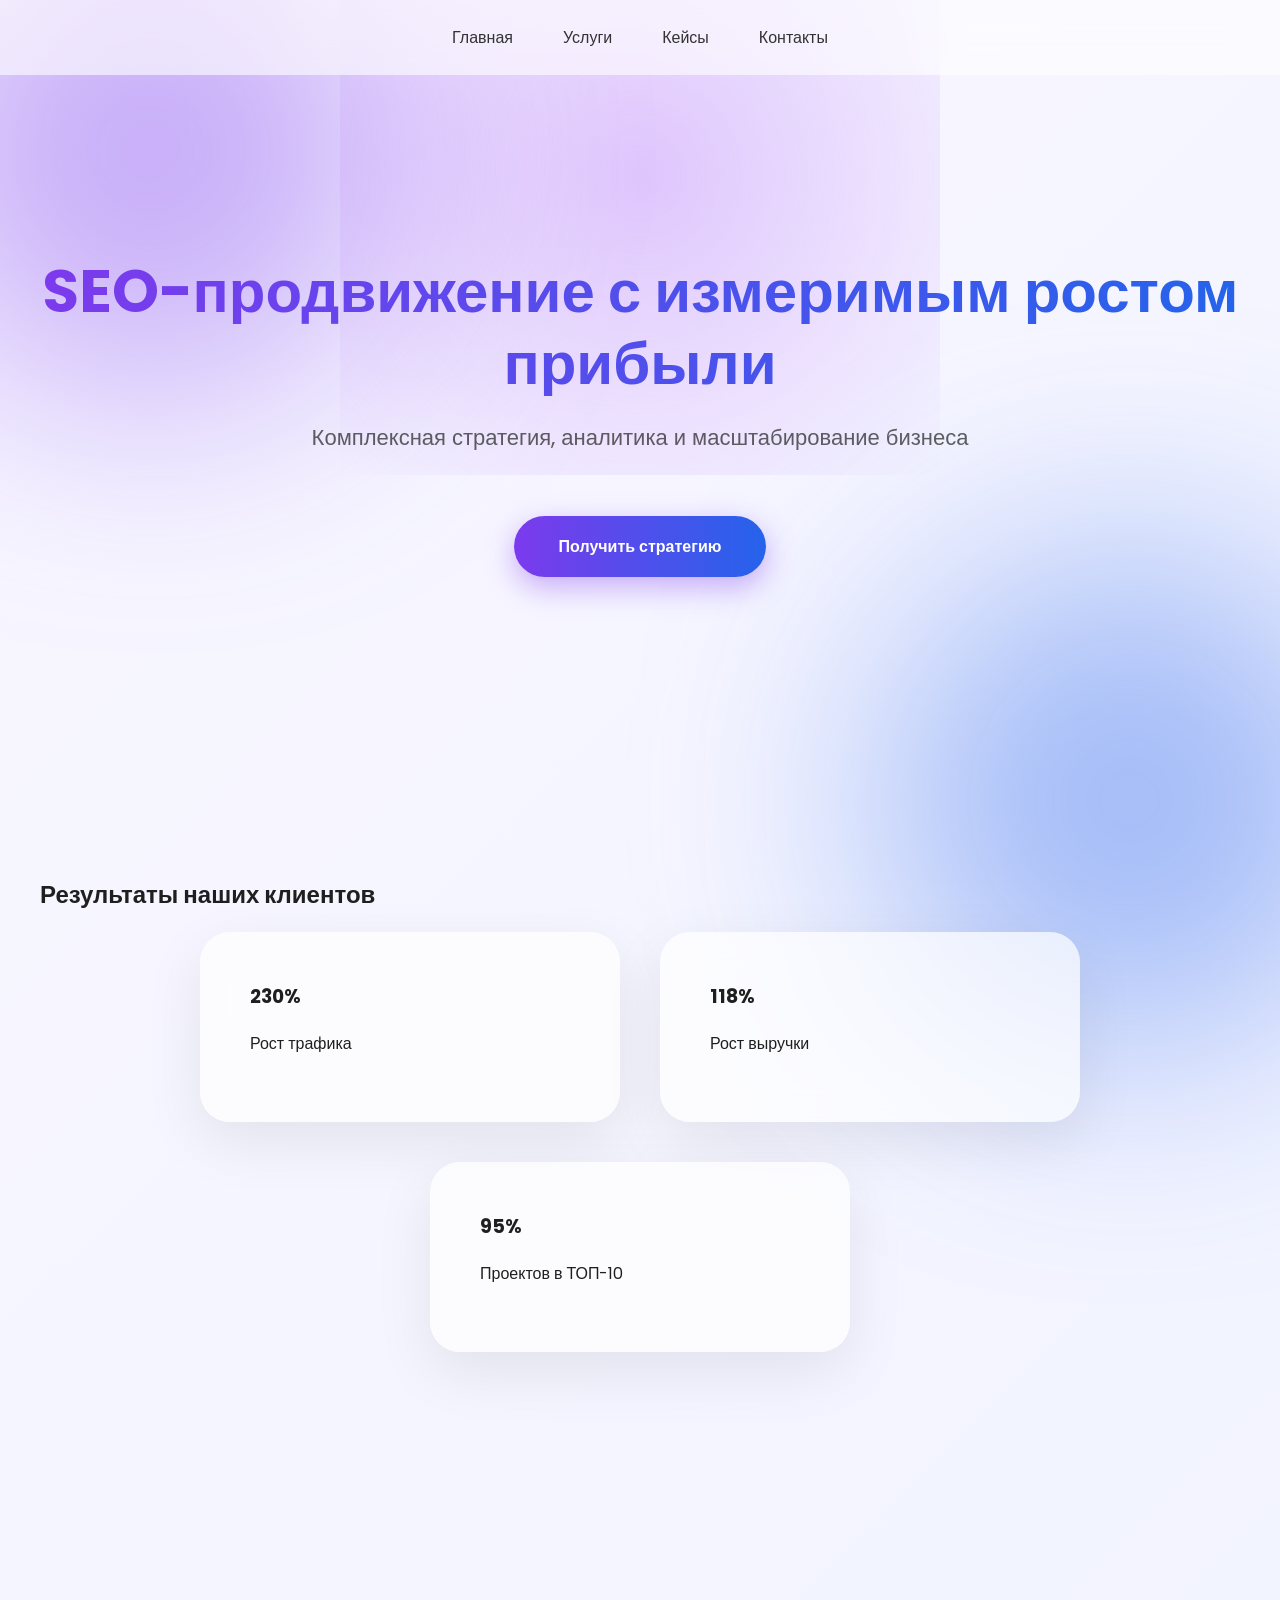
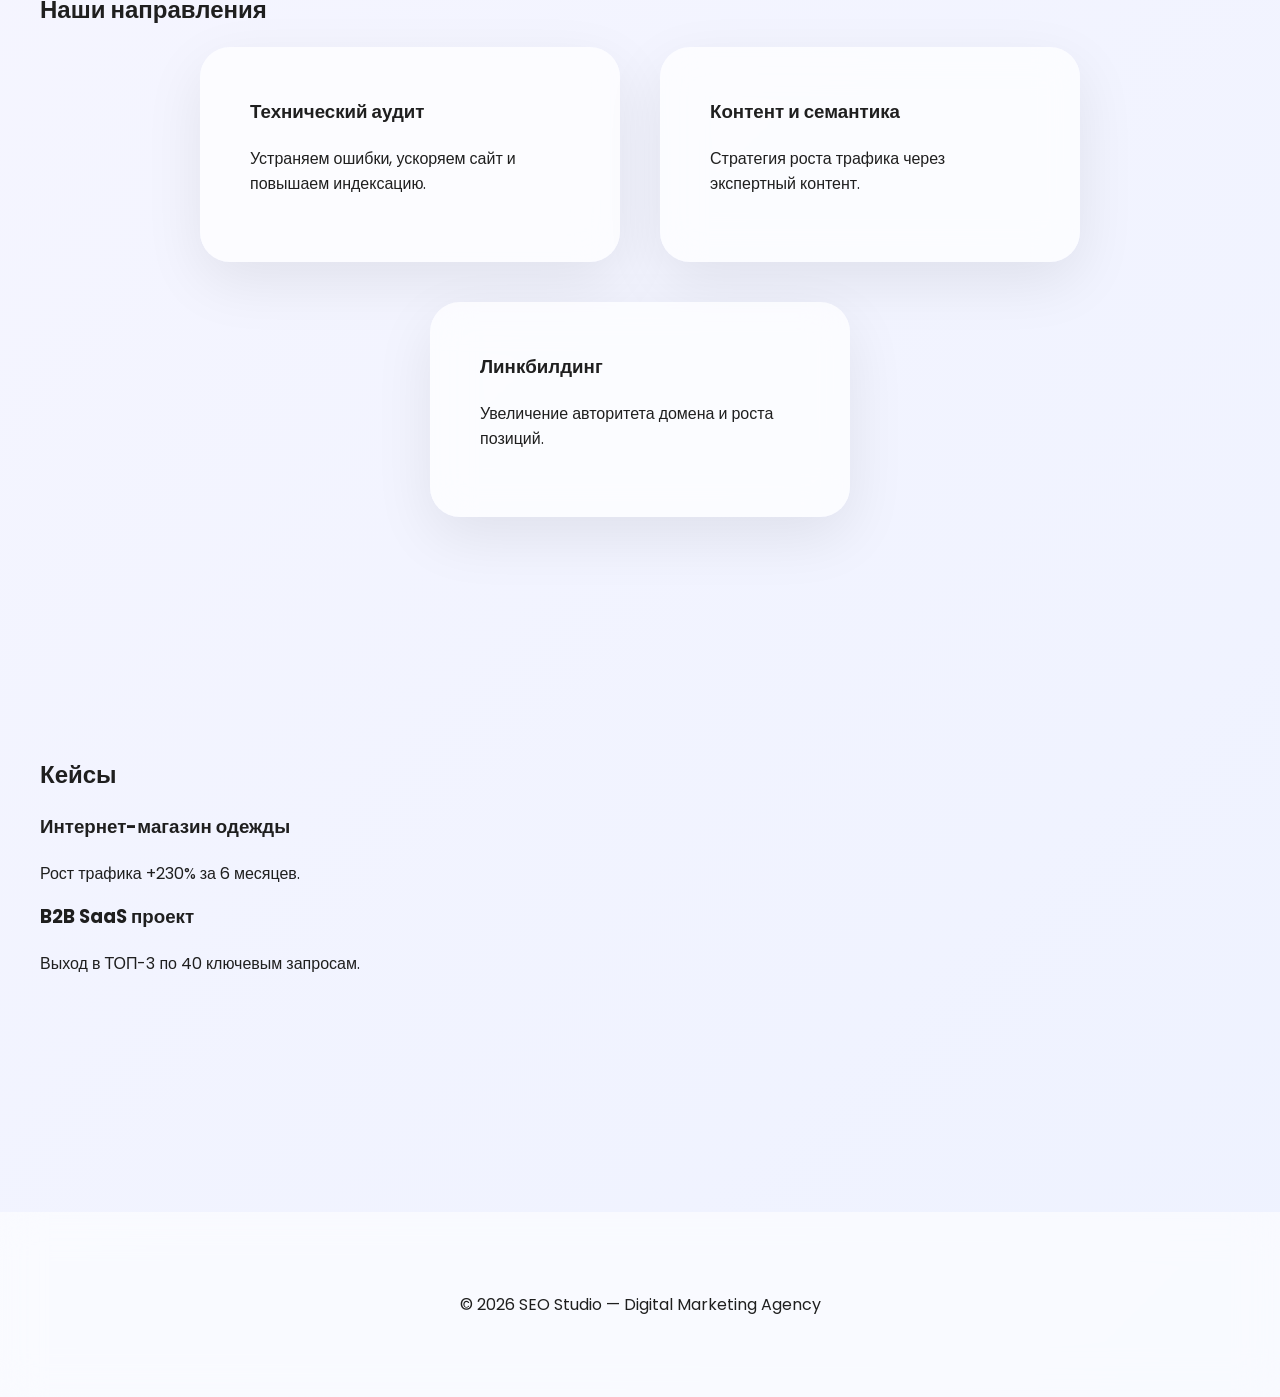
<file: index.html>
<!DOCTYPE html>
<html lang="ru">
<head>
<meta charset="UTF-8">
<meta name="viewport" content="width=device-width, initial-scale=1.0">
<title>SEO Studio — Digital Agency</title>

<link rel="stylesheet" href="style.css">
<link href="https://fonts.googleapis.com/css2?family=Poppins:wght@400;600;700&display=swap" rel="stylesheet">
</head>

<body>

<div class="bg-blur blur1"></div>
<div class="bg-blur blur2"></div>

<nav>
<a href="index.html">Главная</a>
<a href="services.html">Услуги</a>
<a href="cases.html">Кейсы</a>
<a href="contact.html">Контакты</a>
</nav>

<section class="hero section">
<div class="container">
<h1>SEO-продвижение с измеримым ростом прибыли</h1>
<p>Комплексная стратегия, аналитика и масштабирование бизнеса</p>
<a href="contact.html" class="btn">Получить стратегию</a>
</div>
</section>

<section class="section">
<div class="container">
<h2>Результаты наших клиентов</h2>

<div class="cards">

<div class="card">
<h3><span class="counter" data-target="230">0</span>%</h3>
<p>Рост трафика</p>
</div>

<div class="card">
<h3><span class="counter" data-target="180">0</span>%</h3>
<p>Рост выручки</p>
</div>

<div class="card">
<h3><span class="counter" data-target="95">0</span>%</h3>
<p>Проектов в ТОП-10</p>
</div>

</div>
</div>
</section>

<section class="section">
<div class="container">
<h2>Наши направления</h2>

<div class="cards">

<div class="card">
<h3>Технический аудит</h3>
<p>Устраняем ошибки, ускоряем сайт и повышаем индексацию.</p>
</div>

<div class="card">
<h3>Контент и семантика</h3>
<p>Стратегия роста трафика через экспертный контент.</p>
</div>

<div class="card">
<h3>Линкбилдинг</h3>
<p>Увеличение авторитета домена и роста позиций.</p>
</div>

</div>
</div>
</section>

<section class="section">
<div class="container">
<h2>Кейсы</h2>

<div class="case">
<h3>Интернет-магазин одежды</h3>
<p>Рост трафика +230% за 6 месяцев.</p>
</div>

<div class="case">
<h3>B2B SaaS проект</h3>
<p>Выход в ТОП-3 по 40 ключевым запросам.</p>
</div>

</div>
</section>

<footer>
© 2026 SEO Studio — Digital Marketing Agency
</footer>

<script>
document.addEventListener("DOMContentLoaded", function() {

  const cards = document.querySelectorAll('.card');
  const counters = document.querySelectorAll('.counter');

  window.addEventListener('scroll', () => {
    cards.forEach(card => {
      const position = card.getBoundingClientRect().top;
      const screenPosition = window.innerHeight / 1.2;
      if(position < screenPosition){
        card.classList.add('show');
      }
    });
  });

  counters.forEach(counter => {
    const updateCount = () => {
      const target = +counter.getAttribute('data-target');
      const count = +counter.innerText;
      const increment = target / 200;

      if(count < target) {
        counter.innerText = Math.ceil(count + increment);
        setTimeout(updateCount, 15);
      } else {
        counter.innerText = target;
      }
    };
    updateCount();
  });

});
</script>

</body>
</html>
</file>
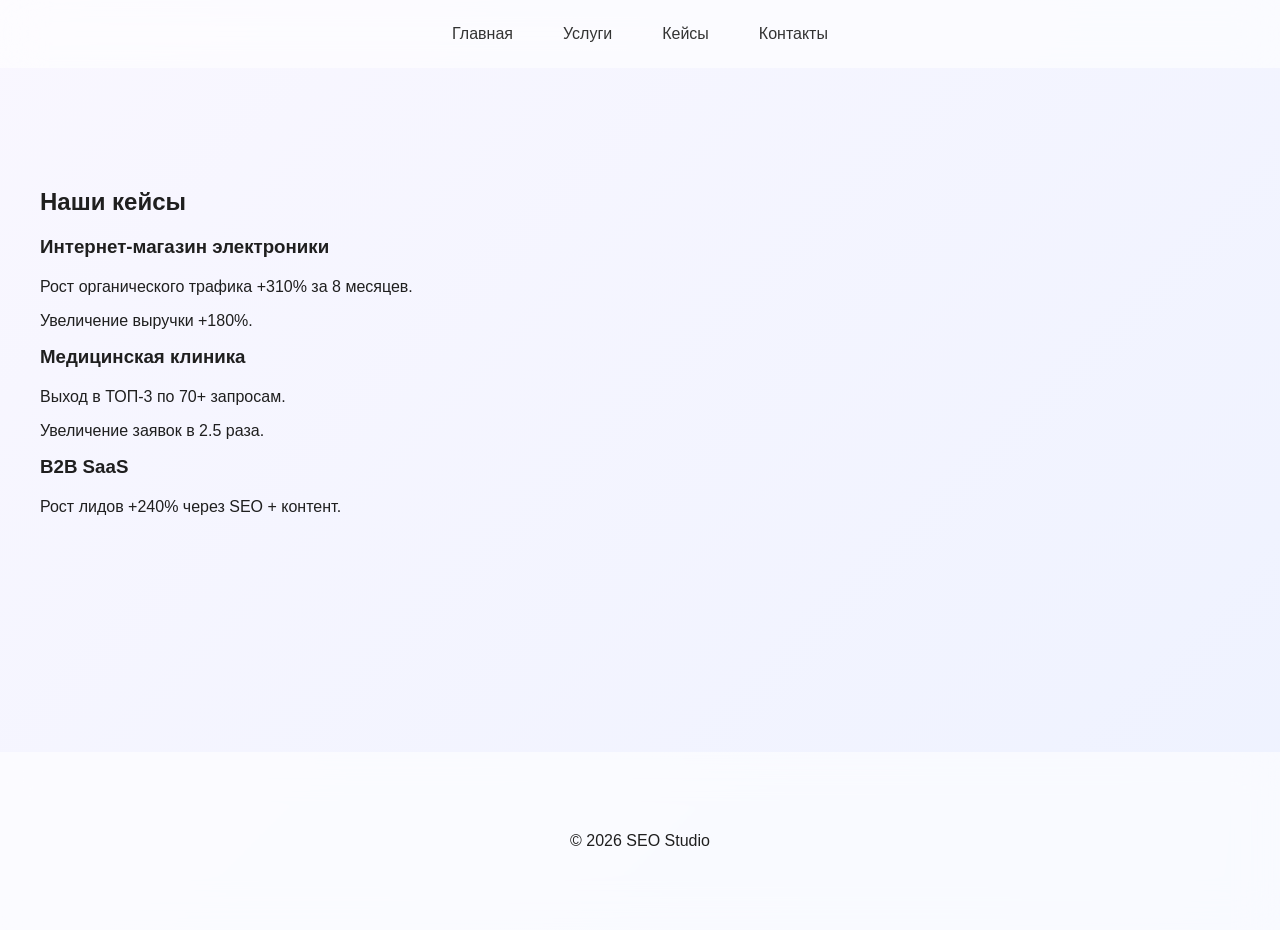
<file: cases.html>
<!DOCTYPE html>
<html lang="ru">
<head>
<meta charset="UTF-8">
<title>Кейсы — SEO Studio</title>
<link rel="stylesheet" href="style.css">
</head>
<body>

<nav>
<a href="index.html">Главная</a>
<a href="services.html">Услуги</a>
<a href="cases.html">Кейсы</a>
<a href="contact.html">Контакты</a>
</nav>

<section class="section">
<div class="container">
<h1>Наши кейсы</h1>

<div class="case">
<h3>Интернет-магазин электроники</h3>
<p>Рост органического трафика +310% за 8 месяцев.</p>
<p>Увеличение выручки +180%.</p>
</div>

<div class="case">
<h3>Медицинская клиника</h3>
<p>Выход в ТОП-3 по 70+ запросам.</p>
<p>Увеличение заявок в 2.5 раза.</p>
</div>

<div class="case">
<h3>B2B SaaS</h3>
<p>Рост лидов +240% через SEO + контент.</p>
</div>

</div>
</section>

<footer>
© 2026 SEO Studio
</footer>

</body>
</html>
</file>
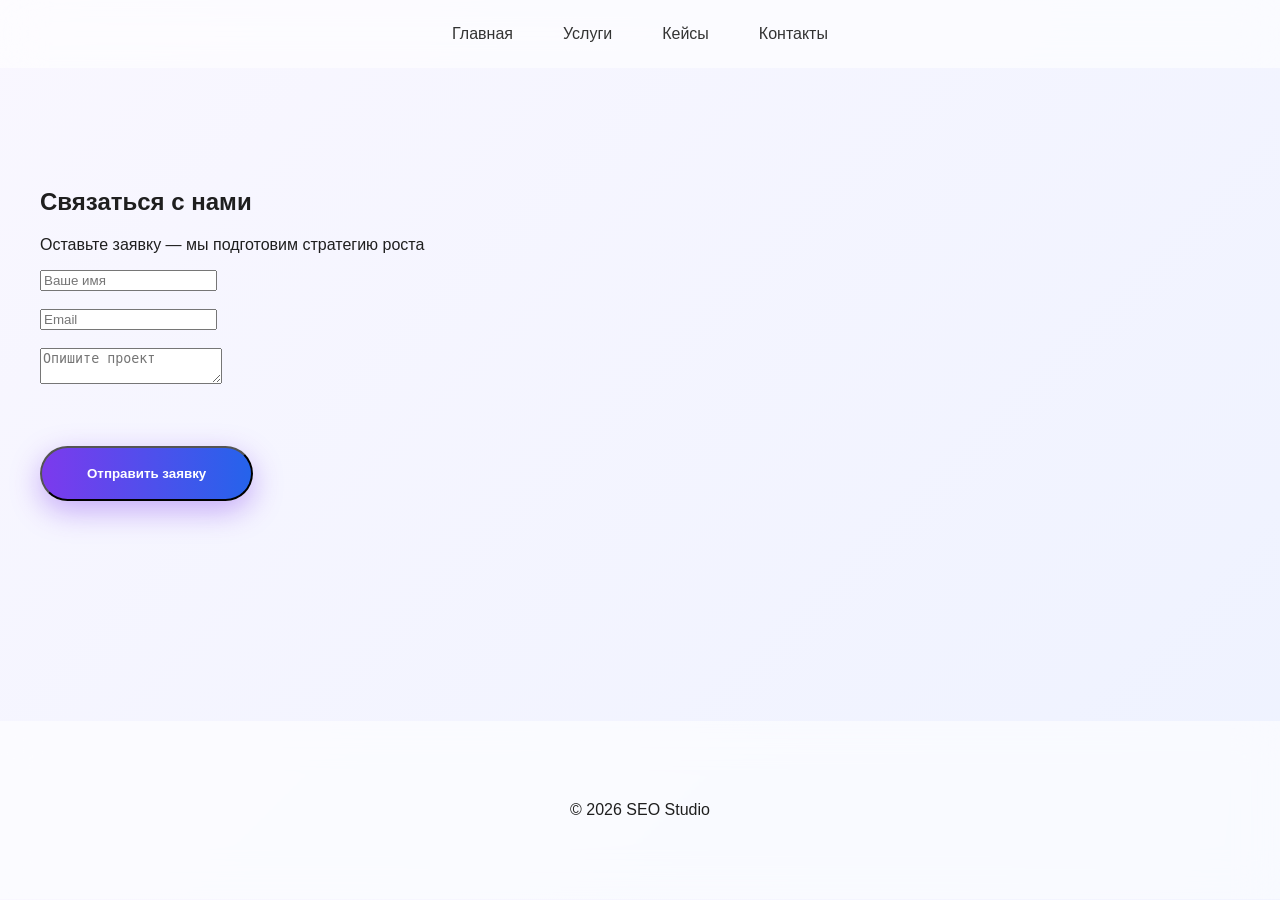
<file: contact.html>
<!DOCTYPE html>
<html lang="ru">
<head>
<meta charset="UTF-8">
<title>Контакты — SEO Studio</title>
<link rel="stylesheet" href="style.css">
</head>
<body>

<nav>
<a href="index.html">Главная</a>
<a href="services.html">Услуги</a>
<a href="cases.html">Кейсы</a>
<a href="contact.html">Контакты</a>
</nav>

<section class="section">
<div class="container">
<h1>Связаться с нами</h1>
<p>Оставьте заявку — мы подготовим стратегию роста</p>

<form>
<input type="text" placeholder="Ваше имя" required><br><br>
<input type="email" placeholder="Email" required><br><br>
<textarea placeholder="Опишите проект"></textarea><br><br>
<button class="btn">Отправить заявку</button>
</form>

</div>
</section>

<footer>
© 2026 SEO Studio
</footer>

</body>
</html>
</file>
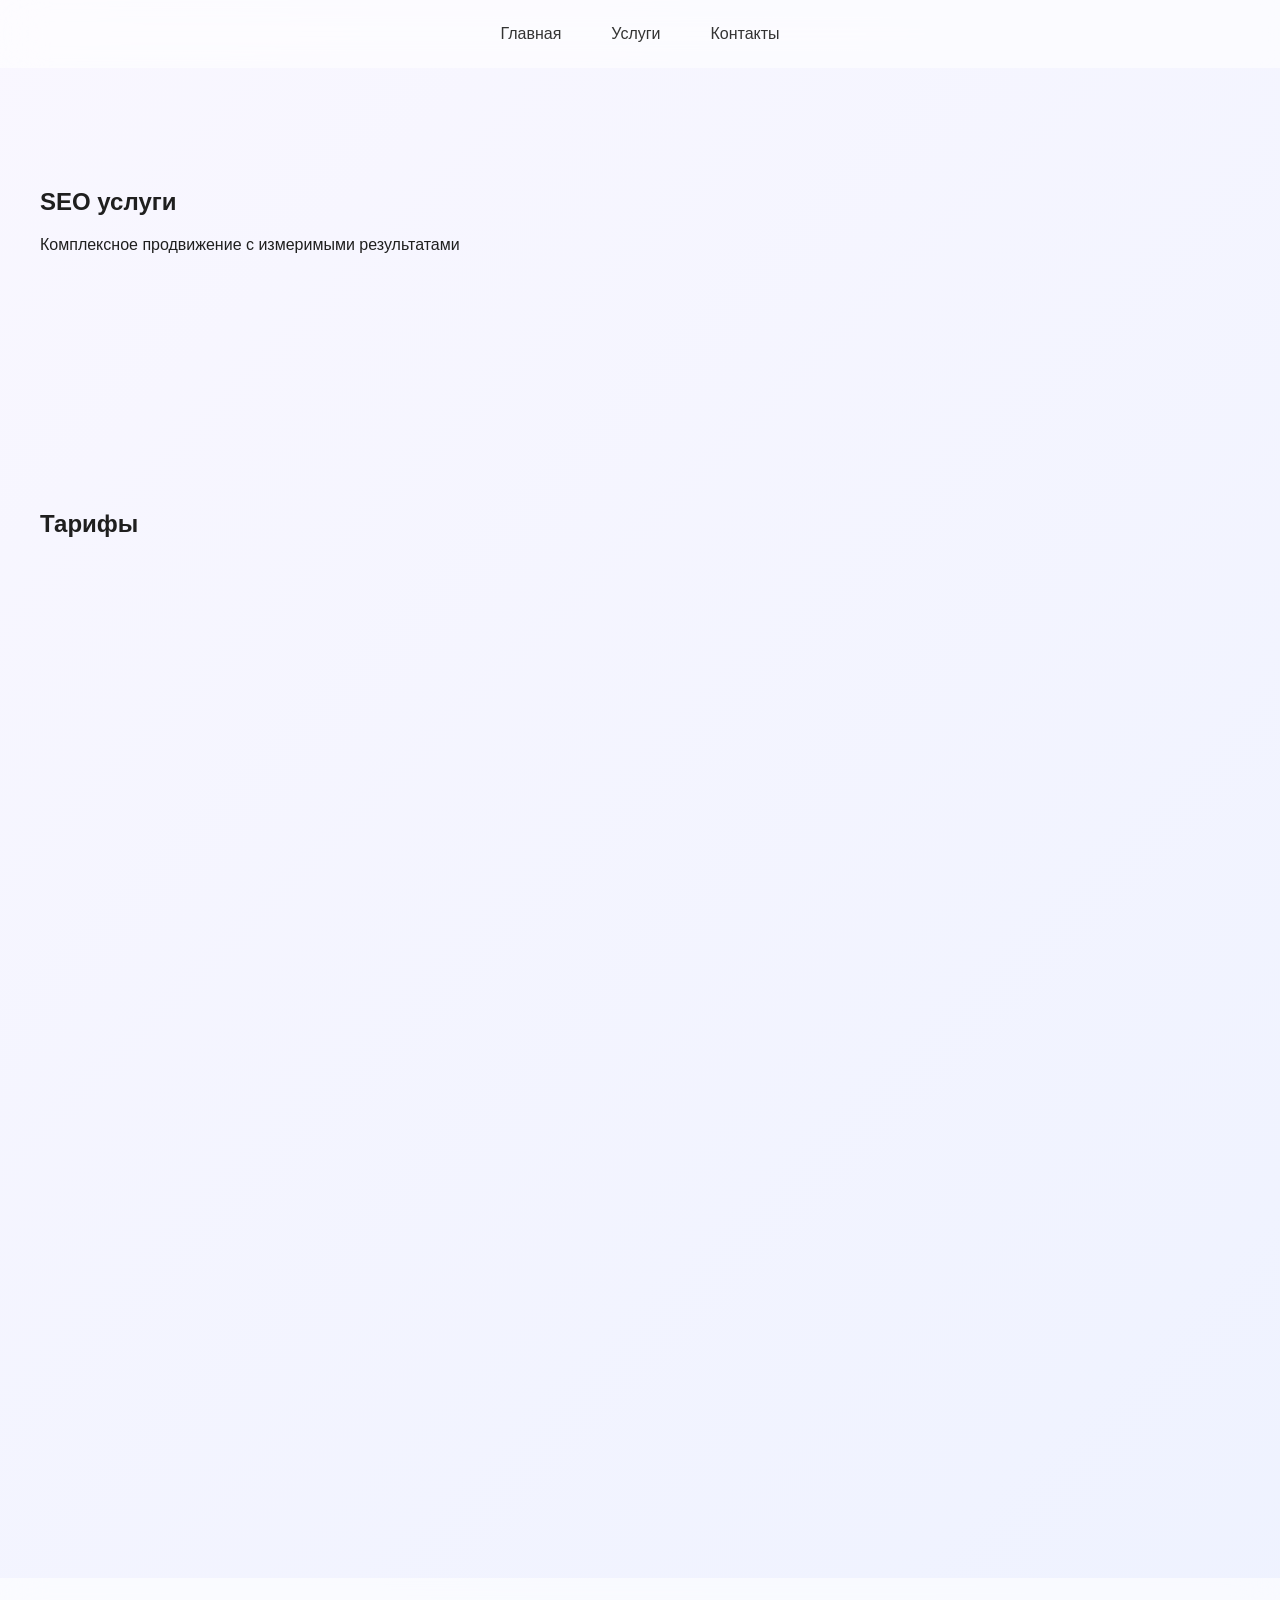
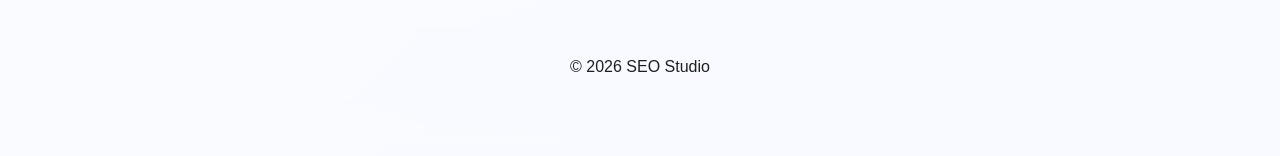
<file: services.html>
<!DOCTYPE html>
<html lang="ru">
<head>
<meta charset="UTF-8">
<title>Услуги — SEO Studio</title>
<link rel="stylesheet" href="style.css">
</head>
<body>

<nav>
<a href="index.html">Главная</a>
<a href="services.html">Услуги</a>
<a href="contact.html">Контакты</a>
</nav>

<section class="section">
<div class="container">
<h1>SEO услуги</h1>
<p>Комплексное продвижение с измеримыми результатами</p>
</div>
</section>

<section class="section">
<div class="container">
<h2>Тарифы</h2>
<div class="cards">

<div class="card">
<h3>Базовый</h3>
<p>Технический аудит</p>
<p>Семантическое ядро</p>
<p>Оптимизация 10 страниц</p>
<h3>от 30 000 ₽</h3>
<a href="contact.html" class="btn">Заказать</a>
</div>

<div class="card">
<h3>Бизнес</h3>
<p>Полная стратегия</p>
<p>Контент-план</p>
<p>Линкбилдинг</p>
<h3>от 60 000 ₽</h3>
<a href="contact.html" class="btn">Заказать</a>
</div>

<div class="card">
<h3>Премиум</h3>
<p>Комплекс 360°</p>
<p>Аналитика + отчёты</p>
<p>Масштабирование</p>
<h3>от 120 000 ₽</h3>
<a href="contact.html" class="btn">Заказать</a>
</div>

</div>
</div>
</section>

<footer>
© 2026 SEO Studio
</footer>

</body>
</html>
</file>
<file: style.css>
/* ===== БАЗА ===== */
body {
  margin: 0;
  font-family: 'Poppins', sans-serif;
  background: linear-gradient(135deg, #f9f7ff, #eef2ff);
  color: #1f1f1f;
  overflow-x: hidden;
}

h1, h2, h3 {
  margin: 0 0 20px;
}

.section {
  padding: 120px 20px;
  position: relative;
}

.container {
  max-width: 1200px;
  margin: 0 auto;
}

/* ===== НАВИГАЦИЯ ===== */
nav {
  display: flex;
  justify-content: center;
  gap: 50px;
  padding: 25px;
  background: rgba(255,255,255,0.6);
  backdrop-filter: blur(20px);
  position: sticky;
  top: 0;
  z-index: 1000;
}

nav a {
  text-decoration: none;
  color: #333;
  font-weight: 500;
  position: relative;
}

nav a::after {
  content: "";
  width: 0;
  height: 2px;
  background: #a855f7;
  position: absolute;
  bottom: -5px;
  left: 0;
  transition: 0.3s;
}

nav a:hover::after {
  width: 100%;
}

/* ===== HERO ===== */
.hero {
  text-align: center;
  padding: 180px 20px;
  position: relative;
}

.hero::before {
  content: "";
  position: absolute;
  width: 600px;
  height: 600px;
  background: radial-gradient(circle, rgba(168,85,247,0.3), transparent);
  top: -200px;
  left: 50%;
  transform: translateX(-50%);
  z-index: -1;
}

.hero h1 {
  font-size: 60px;
  line-height: 1.2;
  background: linear-gradient(90deg, #7c3aed, #2563eb);
  -webkit-background-clip: text;
  -webkit-text-fill-color: transparent;
}

.hero p {
  font-size: 22px;
  opacity: 0.7;
}

/* ===== КНОПКА ===== */
.btn {
  display: inline-block;
  margin-top: 40px;
  padding: 18px 45px;
  background: linear-gradient(90deg, #7c3aed, #2563eb);
  color: white;
  border-radius: 60px;
  text-decoration: none;
  font-weight: 600;
  transition: 0.4s;
  box-shadow: 0 10px 30px rgba(124,58,237,0.4);
}

.btn:hover {
  transform: translateY(-5px);
  box-shadow: 0 20px 40px rgba(124,58,237,0.5);
}

/* ===== КАРТОЧКИ ===== */
.cards {
  display: flex;
  justify-content: center;
  gap: 40px;
  flex-wrap: wrap;
}

.card {
  width: 320px;
  padding: 50px;
  border-radius: 30px;
  background: rgba(255,255,255,0.7);
  backdrop-filter: blur(20px);
  box-shadow: 0 20px 60px rgba(0,0,0,0.08);
  transition: 0.5s;
  transform: translateY(50px);
  opacity: 0;
}

.card.show {
  transform: translateY(0);
  opacity: 1;
}

.card:hover {
  transform: translateY(-10px) scale(1.03);
}

/* ===== ФУТЕР ===== */
footer {
  padding: 80px 20px;
  text-align: center;
  background: rgba(255,255,255,0.6);
  backdrop-filter: blur(20px);
  margin-top: 100px;
}

/* ===== АДАПТИВ ===== */
@media (max-width: 768px) {
  .hero h1 {
    font-size: 38px;
  }
}
/* ===== ЖИВЫЕ СФЕРЫ ===== */
.bg-blur {
  position: fixed;
  width: 500px;
  height: 500px;
  border-radius: 50%;
  filter: blur(120px);
  z-index: -1;
  animation: float 10s ease-in-out infinite alternate;
}

.blur1 {
  background: rgba(124,58,237,0.4);
  top: -100px;
  left: -100px;
}

.blur2 {
  background: rgba(37,99,235,0.4);
  bottom: -150px;
  right: -100px;
}

@keyframes float {
  from { transform: translateY(0px); }
  to { transform: translateY(40px); }
}
</file>
